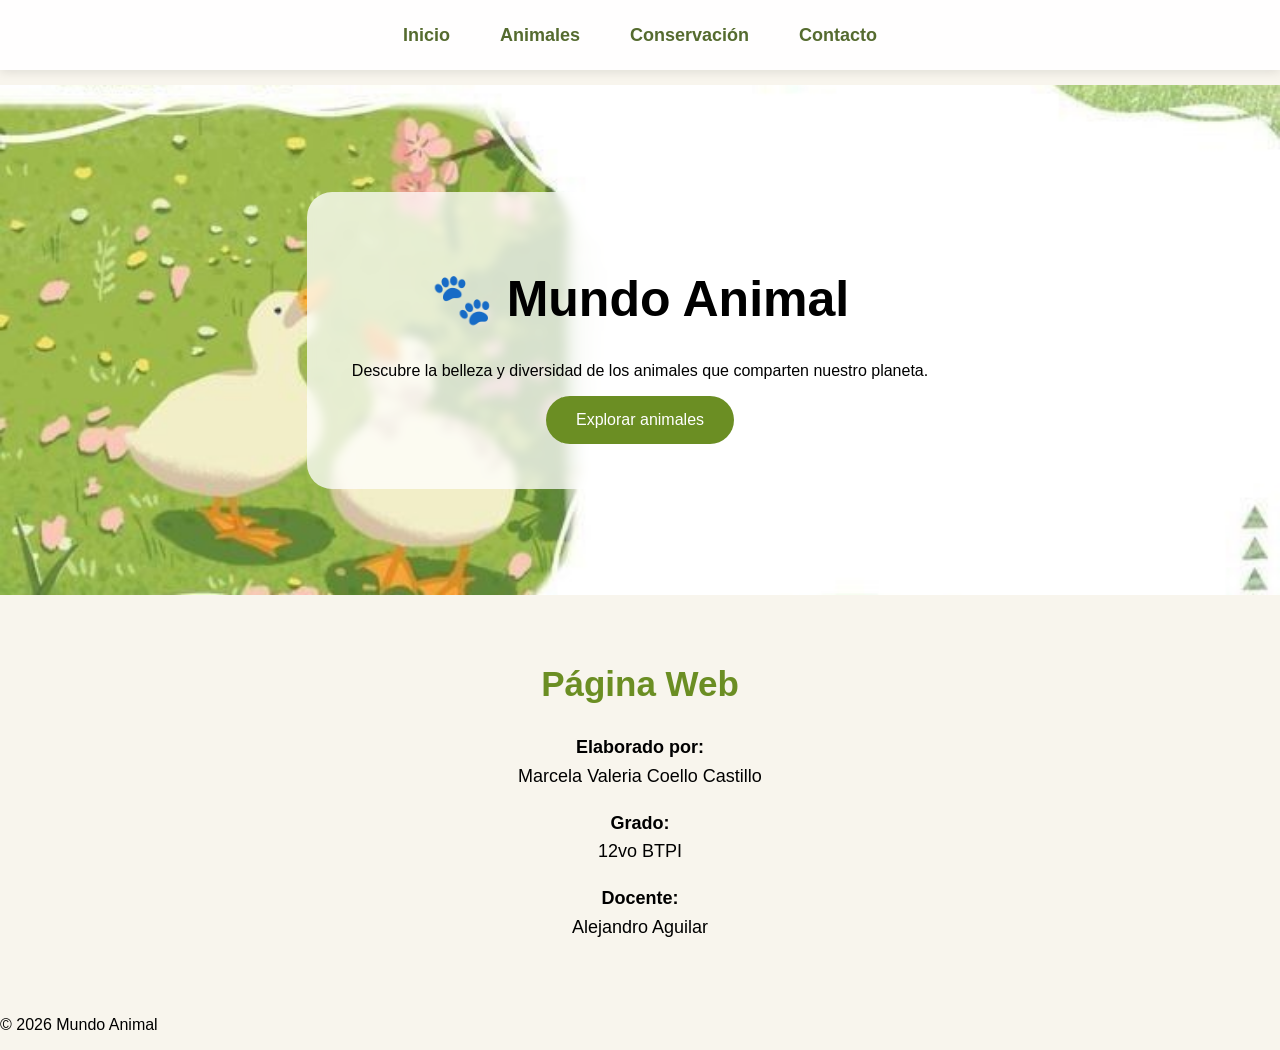
<file: index.html>
<!DOCTYPE html>
<html>

<head>
    <title>Mundo Animal</title>
    <link rel="stylesheet" href="estilos.css">
</head>

<body>

    <nav>

    <a href="index.html">Inicio</a>
    <a href="explorar.html">Animales</a>
    <a href="conservacion.html">Conservación</a>
    <a href="contacto.html">Contacto</a>

</nav>


    <header class="portada">

        <div class="texto-portada">

            <h1>🐾 Mundo Animal</h1>

            <p>
                Descubre la belleza y diversidad
                de los animales que comparten nuestro planeta.
            </p>

            <a href="explorar.html">
    <button>Explorar animales</button>
</a>

        </div>

    </header>


    <section class="presentacion">

        <h2>Página Web</h2>

        <p>
            <strong>Elaborado por:</strong><br>
            Marcela Valeria Coello Castillo
        </p>

        <p>
            <strong>Grado:</strong><br>
            12vo BTPI
        </p>

        <p>
            <strong>Docente:</strong><br>
            Alejandro Aguilar
        </p>

    </section>





    <footer>

        <p>© 2026 Mundo Animal</p>

    </footer>


</body>

</html>
</file>
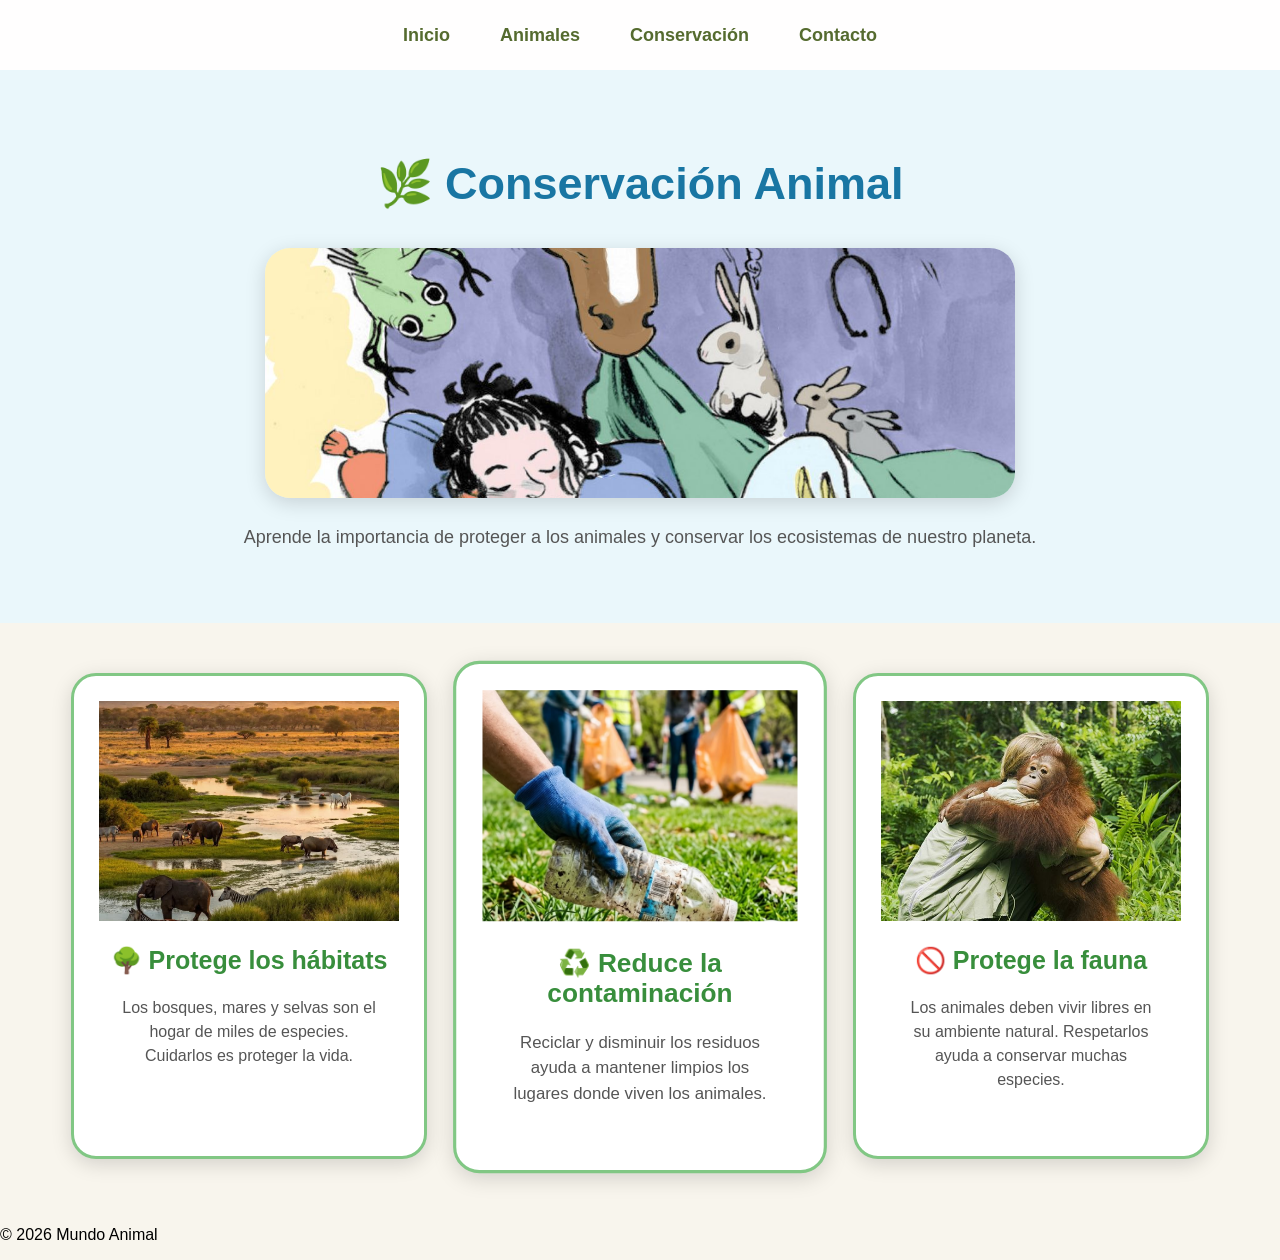
<file: conservacion.html>
<!DOCTYPE html>
<html>

<head>

    <title>Conservación Animal</title>

    <link rel="stylesheet" href="estilos.css">

</head>


<body>


<nav>

    <a href="index.html">Inicio</a>
    <a href="explorar.html">Animales</a>
    <a href="conservacion.html">Conservación</a>
    <a href="contacto.html">Contacto</a>

</nav>



<section class="encabezado-animal">

    <h1>🌿 Conservación Animal</h1>

    <img src="conservacion.jpg" alt="Conservación Animal">

    <p>
        Aprende la importancia de proteger a los animales
        y conservar los ecosistemas de nuestro planeta.
    </p>

</section>




<section class="lista-animales">


    <div class="animal-card conservacion">

        <img src="bosques.jpg" alt="Protección de hábitats">

        <h2>🌳 Protege los hábitats</h2>

        <p>
            Los bosques, mares y selvas son el hogar de
            miles de especies. Cuidarlos es proteger la vida.
        </p>

    </div>



    <div class="animal-card conservacion">

        <img src="reciclajes.jpg" alt="Reducir contaminación">

        <h2>♻️ Reduce la contaminación</h2>

        <p>
            Reciclar y disminuir los residuos ayuda a mantener
            limpios los lugares donde viven los animales.
        </p>

    </div>



    <div class="animal-card conservacion">

        <img src="trafico.jpg" alt="Protección animal">

        <h2>🚫 Protege la fauna</h2>

        <p>
            Los animales deben vivir libres en su ambiente natural.
            Respetarlos ayuda a conservar muchas especies.
        </p>

    </div>


</section>




<footer>

    <p>© 2026 Mundo Animal</p>

</footer>



</body>

</html>
</file>
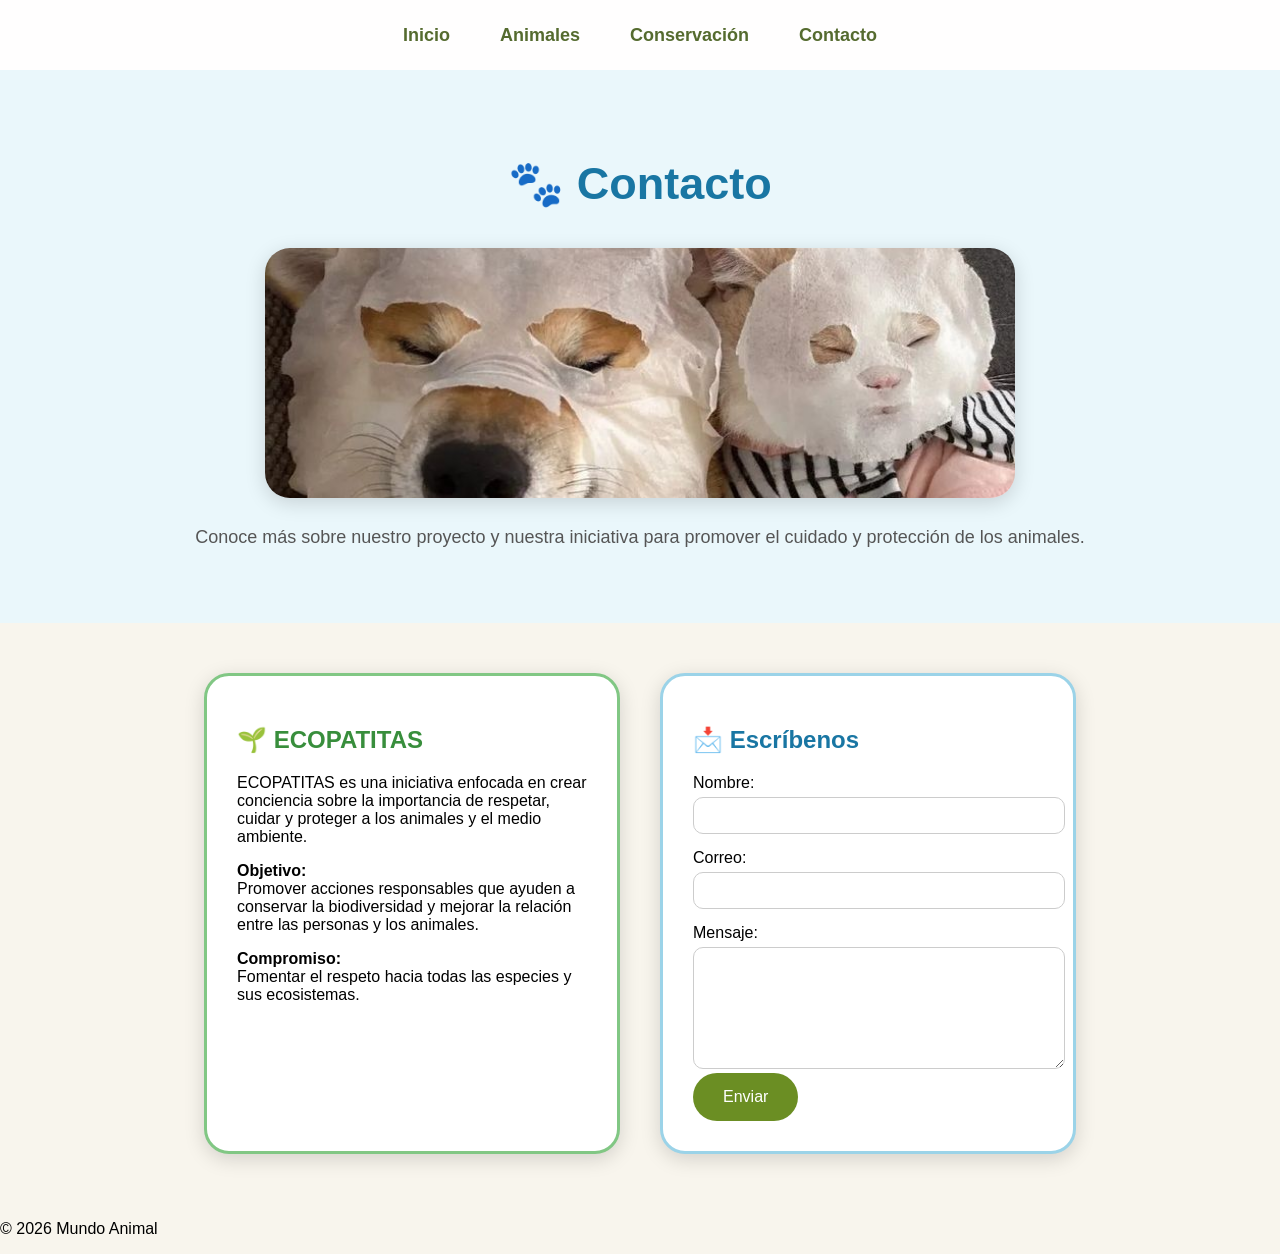
<file: contacto.html>
<!DOCTYPE html>
<html>

<head>

    <title>Contacto</title>

    <link rel="stylesheet" href="estilos.css">

</head>


<body>


<nav>

    <a href="index.html">Inicio</a>
    <a href="explorar.html">Animales</a>
    <a href="conservacion.html">Conservación</a>
    <a href="contacto.html">Contacto</a>

</nav>




<section class="encabezado-animal">

    <h1>🐾 Contacto</h1>

    <img src="ecopatitas.jpg.jpg" alt="ECOPATITAS">

    <p>
        Conoce más sobre nuestro proyecto y nuestra iniciativa
        para promover el cuidado y protección de los animales.
    </p>

</section>




<section class="contacto-contenido">


    <div class="tarjeta-contacto">

        <h2>🌱 ECOPATITAS</h2>

        <p>
            ECOPATITAS es una iniciativa enfocada en crear conciencia
            sobre la importancia de respetar, cuidar y proteger a los animales
            y el medio ambiente.
        </p>


        <p>
            <strong>Objetivo:</strong><br>
            Promover acciones responsables que ayuden a conservar
            la biodiversidad y mejorar la relación entre las personas
            y los animales.
        </p>


        <p>
            <strong>Compromiso:</strong><br>
            Fomentar el respeto hacia todas las especies
            y sus ecosistemas.
        </p>


    </div>




    <div class="formulario">

        <h2>📩 Escríbenos</h2>


        <label>Nombre:</label>

        <input type="text">


        <label>Correo:</label>

        <input type="email">


        <label>Mensaje:</label>

        <textarea></textarea>


        <button onclick="enviarMensaje()">Enviar</button>


    </div>



</section>





<footer>

    <p>© 2026 Mundo Animal</p>

</footer>

<script>

function enviarMensaje(){

    alert("🐾 ¡Gracias por contactarnos! ECOPATITAS recibió tu mensaje.");

}

</script>


</body>

</html>
</file>
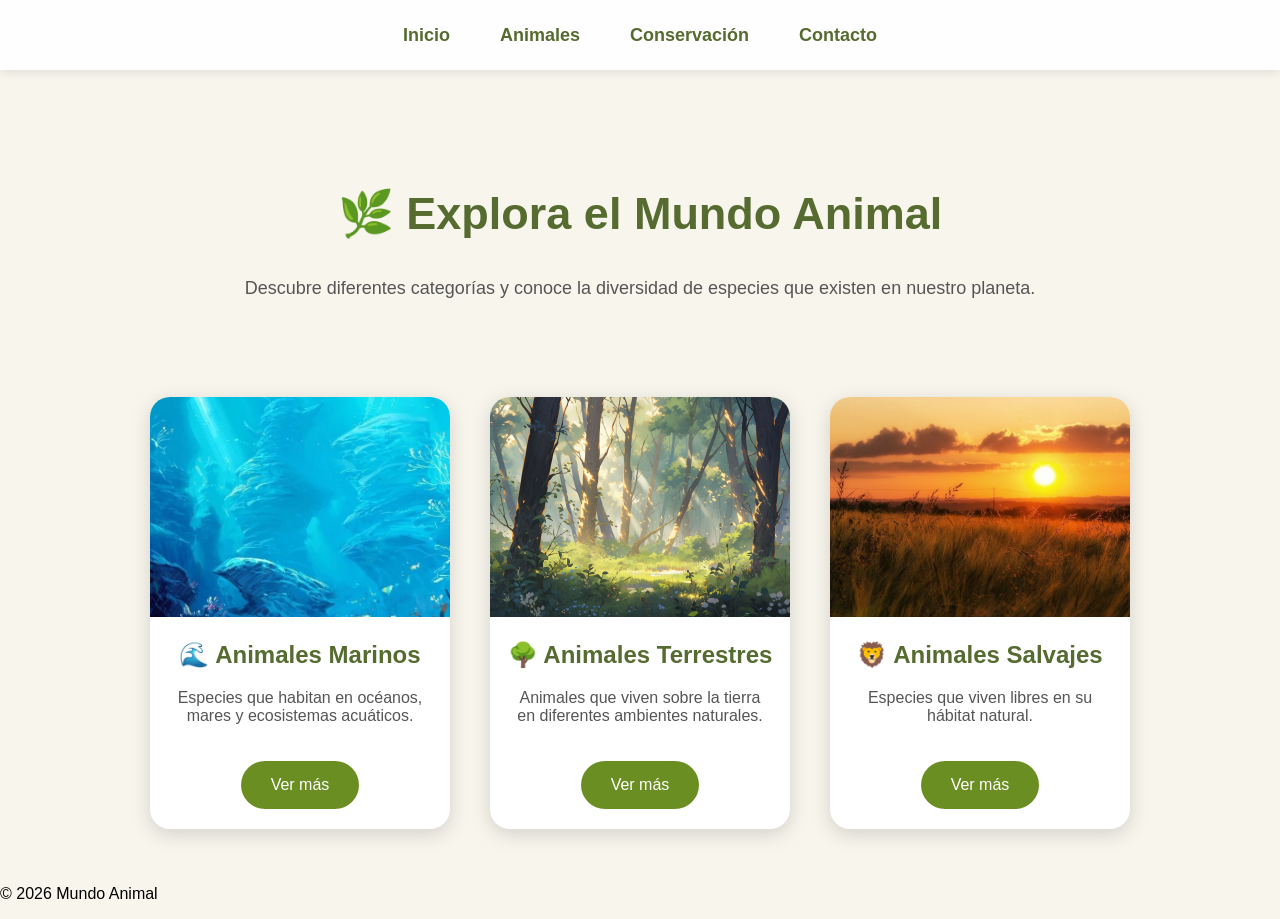
<file: explorar.html>
<!DOCTYPE html>
<html>

<head>

    <title>Explorar Animales</title>

    <link rel="stylesheet" href="estilos.css">

</head>


<body>


   <nav>

    <a href="index.html">Inicio</a>
    <a href="explorar.html">Animales</a>
    <a href="conservacion.html">Conservación</a>
    <a href="contacto.html">Contacto</a>

</nav>



    <section class="titulo-categorias">

        <h1>🌿 Explora el Mundo Animal</h1>

        <p>
            Descubre diferentes categorías y conoce
            la diversidad de especies que existen en nuestro planeta.
        </p>

    </section>




    <section class="contenedor-tarjetas">


        <div class="tarjeta">

            <img src="marinos.jpg.jpg" alt="Animales Marinos">

            <h2>🌊 Animales Marinos</h2>

            <p>
                Especies que habitan en océanos,
                mares y ecosistemas acuáticos.
            </p>

            <a href="marinos.html">
    <button>Ver más</button>
</a>

        </div>



        <div class="tarjeta">

            <img src="terrestres.jpg.jpg" alt="Animales Terrestres">

            <h2>🌳 Animales Terrestres</h2>

            <p>
                Animales que viven sobre la tierra
                en diferentes ambientes naturales.
            </p>

           <a href="terrestres.html">
    <button>Ver más</button>
</a>

        </div>



        <div class="tarjeta">

            <img src="salvajes.jpg.jpg" alt="Animales Salvajes">

            <h2>🦁 Animales Salvajes</h2>

            <p>
                Especies que viven libres en su
                hábitat natural.
            </p>

           <a href="salvajes.html">
    <button>Ver más</button>
</a>

        </div>


    </section>



    <footer>

        <p>© 2026 Mundo Animal</p>

    </footer>



</body>

</html>
</file>
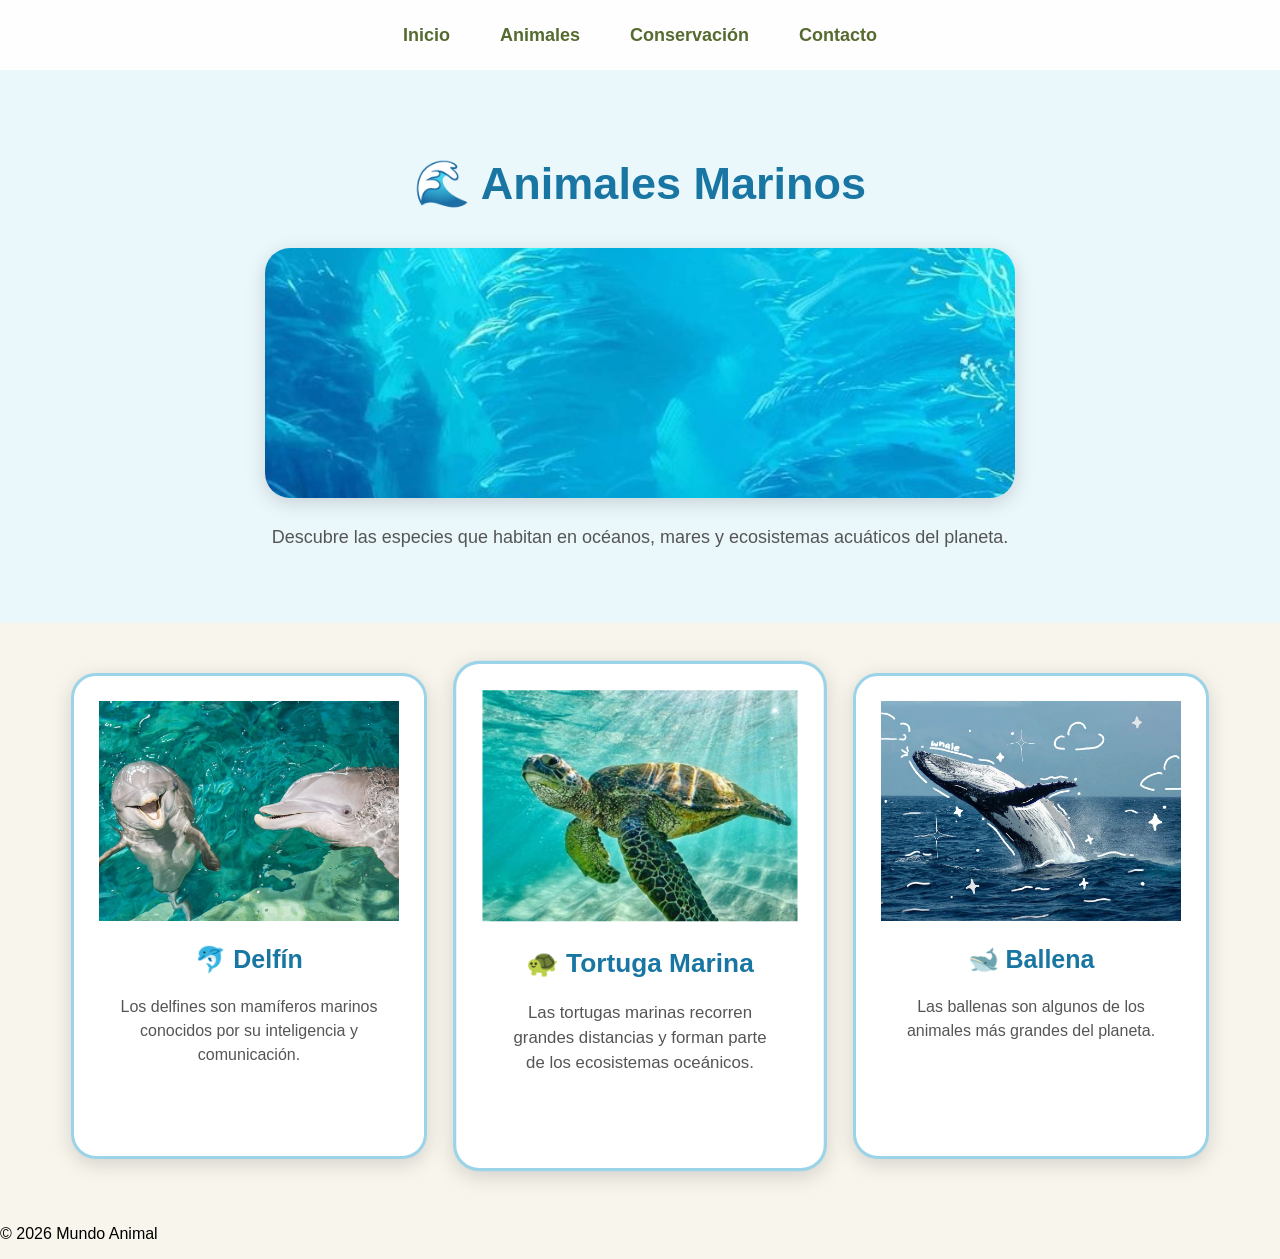
<file: marinos.html>
<!DOCTYPE html>
<html>

<head>

    <title>Animales Marinos</title>

    <link rel="stylesheet" href="estilos.css">

</head>


<body>


<nav>

    <a href="index.html">Inicio</a>
    <a href="explorar.html">Animales</a>
    <a href="conservacion.html">Conservación</a>
    <a href="contacto.html">Contacto</a>

</nav>



<section class="encabezado-animal">

    <h1>🌊 Animales Marinos</h1>

    <img src="marinos.jpg.jpg" alt="Animales Marinos">

    <p>
        Descubre las especies que habitan en océanos,
        mares y ecosistemas acuáticos del planeta.
    </p>

</section>




<section class="lista-animales">


    <div class="animal-card marino">

        <img src="delfines.jpg" alt="Delfín">

        <h2>🐬 Delfín</h2>

        <p>
            Los delfines son mamíferos marinos conocidos
            por su inteligencia y comunicación.
        </p>

    </div>



    <div class="animal-card marino">

        <img src="tortuga.jpg" alt="Tortuga Marina">

        <h2>🐢 Tortuga Marina</h2>

        <p>
            Las tortugas marinas recorren grandes distancias
            y forman parte de los ecosistemas oceánicos.
        </p>

    </div>



    <div class="animal-card marino">

        <img src="ballena.jpg" alt="Ballena">

        <h2>🐋 Ballena</h2>

        <p>
            Las ballenas son algunos de los animales más
            grandes del planeta.
        </p>

    </div>


</section>




<footer>

    <p>© 2026 Mundo Animal</p>

</footer>



</body>

</html>
</file>
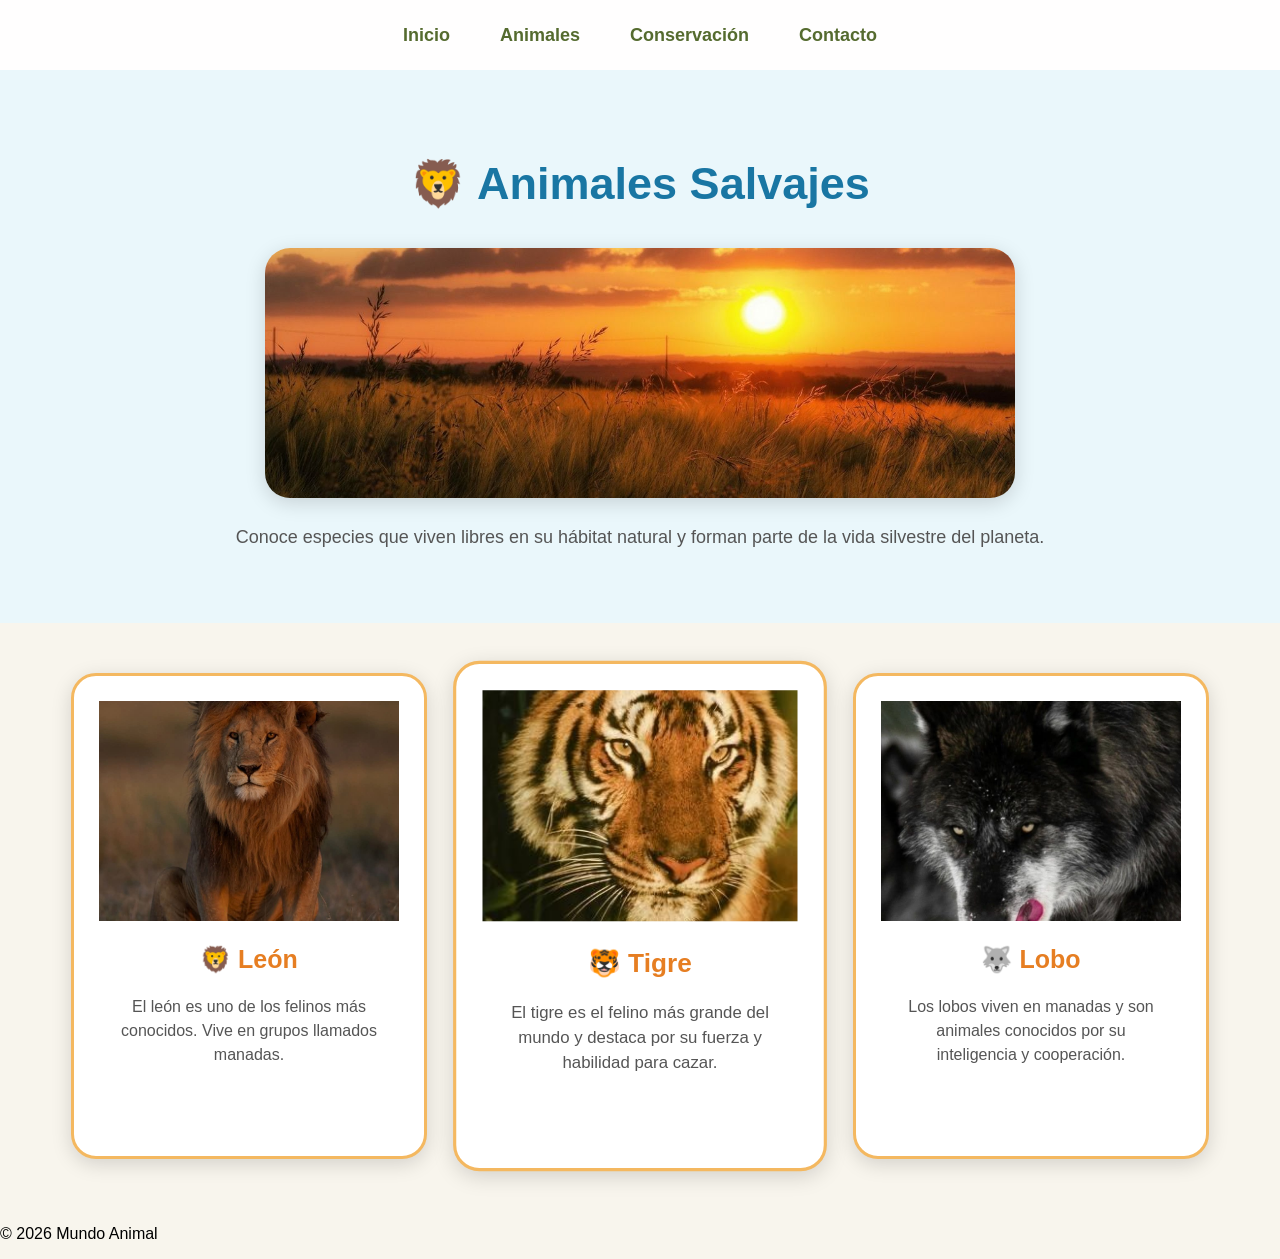
<file: salvajes.html>
<!DOCTYPE html>
<html>

<head>

    <title>Animales Salvajes</title>

    <link rel="stylesheet" href="estilos.css">

</head>


<body>


<nav>

    <a href="index.html">Inicio</a>
    <a href="explorar.html">Animales</a>
    <a href="conservacion.html">Conservación</a>
    <a href="contacto.html">Contacto</a>

</nav>



<section class="encabezado-animal">

    <h1>🦁 Animales Salvajes</h1>

    <img src="salvajes.jpg.jpg" alt="Animales Salvajes">

    <p>
        Conoce especies que viven libres en su hábitat natural
        y forman parte de la vida silvestre del planeta.
    </p>

</section>




<section class="lista-animales">


    <div class="animal-card salvaje">

        <img src="leon.jpg" alt="León">

        <h2>🦁 León</h2>

        <p>
            El león es uno de los felinos más conocidos.
            Vive en grupos llamados manadas.
        </p>

    </div>



    <div class="animal-card salvaje">

        <img src="tigre.jpg" alt="Tigre">

        <h2>🐯 Tigre</h2>

        <p>
            El tigre es el felino más grande del mundo
            y destaca por su fuerza y habilidad para cazar.
        </p>

    </div>



    <div class="animal-card salvaje">

        <img src="lobo.jpg" alt="Lobo">

        <h2>🐺 Lobo</h2>

        <p>
            Los lobos viven en manadas y son animales
            conocidos por su inteligencia y cooperación.
        </p>

    </div>


</section>




<footer>

    <p>© 2026 Mundo Animal</p>

</footer>



</body>

</html>
</file>
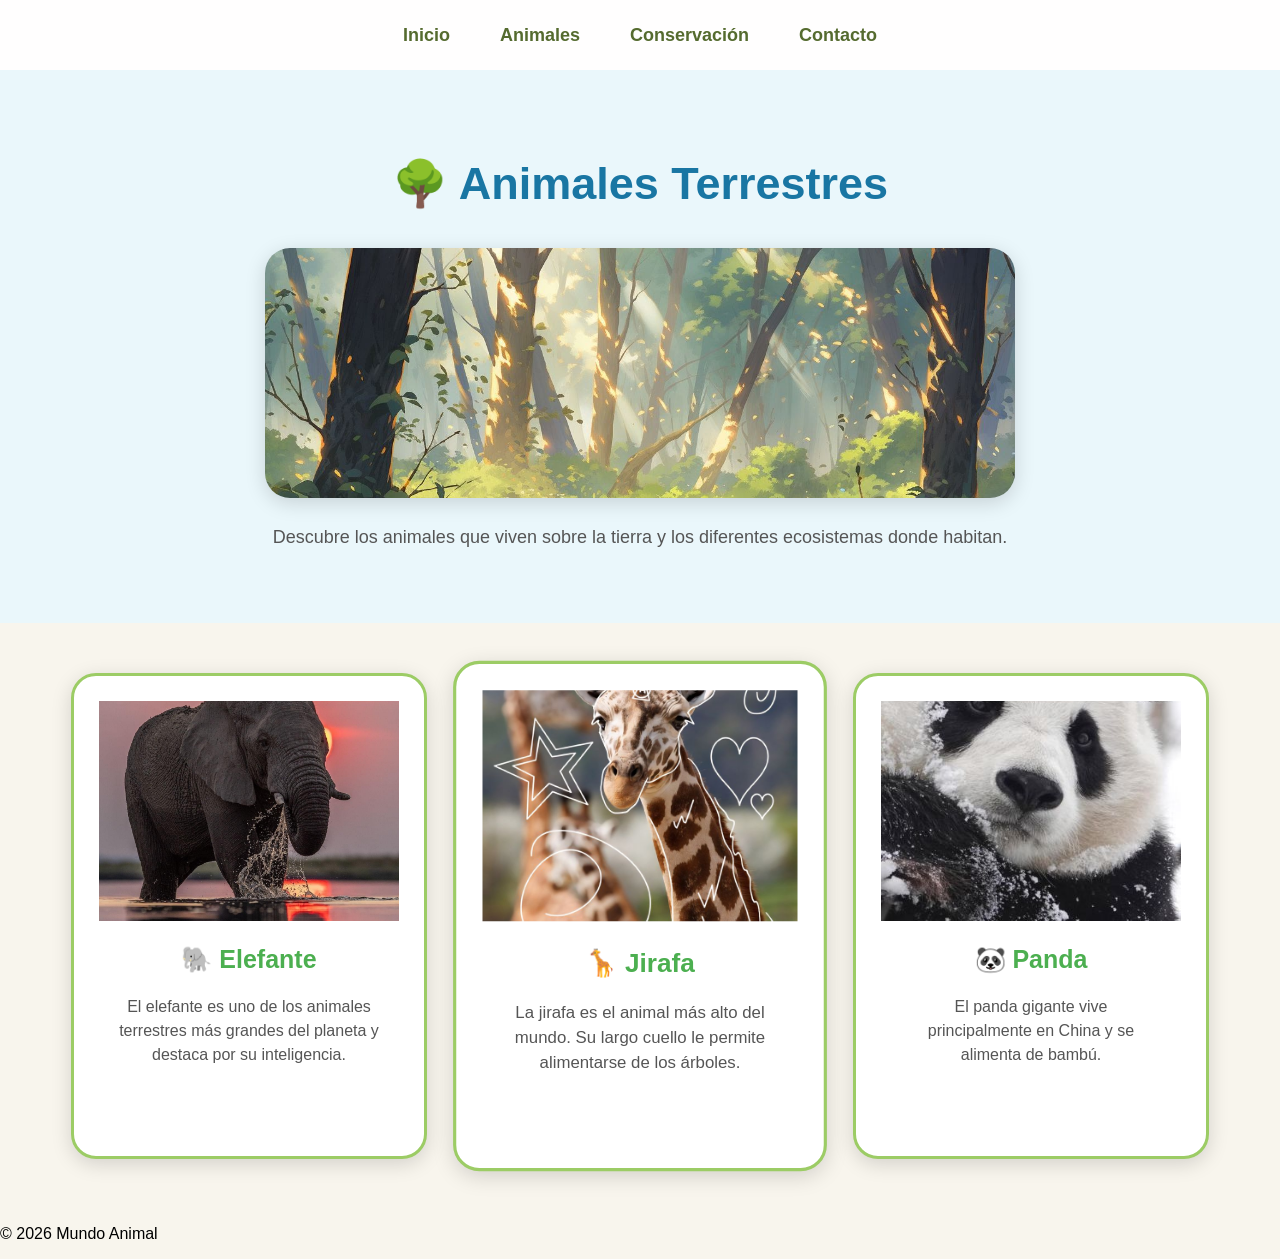
<file: terrestres.html>
<!DOCTYPE html>
<html>

<head>

    <title>Animales Terrestres</title>

    <link rel="stylesheet" href="estilos.css">

</head>


<body>


<nav>

    <a href="index.html">Inicio</a>
    <a href="explorar.html">Animales</a>
    <a href="conservacion.html">Conservación</a>
    <a href="contacto.html">Contacto</a>

</nav>



<section class="encabezado-animal">

    <h1>🌳 Animales Terrestres</h1>

    <img src="terrestres.jpg.jpg" alt="Animales Terrestres">

    <p>
        Descubre los animales que viven sobre la tierra
        y los diferentes ecosistemas donde habitan.
    </p>

</section>




<section class="lista-animales">


    <div class="animal-card terrestre">

        <img src="elefantes.jpg" alt="Elefante">

        <h2>🐘 Elefante</h2>

        <p>
            El elefante es uno de los animales terrestres
            más grandes del planeta y destaca por su inteligencia.
        </p>

    </div>



    <div class="animal-card terrestre">

        <img src="jirafa.jpg" alt="Jirafa">

        <h2>🦒 Jirafa</h2>

        <p>
            La jirafa es el animal más alto del mundo.
            Su largo cuello le permite alimentarse de los árboles.
        </p>

    </div>



    <div class="animal-card terrestre">

        <img src="panda.jpg" alt="Panda">

        <h2>🐼 Panda</h2>

        <p>
            El panda gigante vive principalmente en China
            y se alimenta de bambú.
        </p>

    </div>


</section>




<footer>

    <p>© 2026 Mundo Animal</p>

</footer>



</body>

</html>
</file>
<file: estilos.css>
body{
    font-family: Arial;
    margin: 0;
    background-color: #f8f5ed;
}


.portada{
    margin-top: 15px;

    height: 510px;

    background-image: url("animales.jpg");

    background-size: cover;

    background-position: center;

    display: flex;

    justify-content: center;

    align-items: center;

    text-align: center;

}


.texto-portada{

    background-color: rgba(255,255,255,0.75);

    padding: 45px;

    border-radius: 25px;

    backdrop-filter: blur(5px);

}


.texto-portada h1{

    font-size: 50px;

}


button{

    background-color: #6b8e23;

    color:white;

    border:none;

    padding:15px 30px;

    border-radius:25px;

    font-size:16px;

}

button:hover{

    background-color: #7ea83a;

    cursor: pointer;

    transform: scale(1.05);

    transition: 0.3s;

}


.presentacion{

    text-align: center;

    padding: 40px;

    background-color: #f8f5ed;

}


.presentacion h2{

    color: #6b8e23;

    font-size: 35px;

}


.presentacion p{

    font-size: 18px;

    line-height: 1.6;

}
/* ----- MENÚ ----- */

nav{

    background-color: rgba(255,255,255,0.95);

    height: 70px;

    display: flex;

    justify-content: center;

    align-items: center;

    gap: 50px;

    box-shadow: 0px 2px 10px rgba(0,0,0,0.1);

}


nav a{

    text-decoration: none;

    color: #556B2F;

    font-size: 18px;

    font-weight: bold;

    transition: 0.3s;

}


nav a:hover{

    color: #8FBC8F;

}

/* ----- PÁGINA EXPLORAR ----- */


.titulo-categorias{

    text-align: center;

    padding: 80px 20px 40px;

}


.titulo-categorias h1{

    font-size: 45px;

    color: #556B2F;

}


.titulo-categorias p{

    font-size: 18px;

    color: #555;

}



/* TARJETAS */

.contenedor-tarjetas{

    display: flex;

    justify-content: center;

    gap: 40px;

    padding: 40px;

}


.tarjeta{

    width: 300px;

    background-color: white;

    border-radius: 20px;

    overflow: hidden;

    text-align: center;

    box-shadow: 0px 5px 20px rgba(0,0,0,0.15);

    transition: 0.3s;

}


.tarjeta:hover{

    transform: translateY(-10px);

}



.tarjeta img{

    width: 100%;

    height: 220px;

    object-fit: cover;

}



.tarjeta h2{

    color: #556B2F;

}



.tarjeta p{

    padding: 0 20px;

    color: #555;

}


.tarjeta button{

    margin: 20px;

}


/* ----- PAGINAS DE ANIMALES ----- */


.encabezado-animal{

    text-align: center;

    padding: 50px 20px;

}


.encabezado-animal h1{

    color: #556B2F;

    font-size: 45px;

}


.encabezado-animal img{

    width: 70%;

    max-width: 750px;

    height: 250px;

    object-fit: cover;

    border-radius: 25px;

    box-shadow: 0px 5px 20px rgba(0,0,0,0.15);

}

.encabezado-animal p{

    font-size: 18px;

    color: #555;

    margin: 25px;

}




.lista-animales{

    display: flex;

    justify-content: center;

    gap: 30px;

    padding: 40px;

}



.animal-card{

    width: 280px;

    background-color: white;

    padding: 25px;

    border-radius: 20px;

    text-align: center;

    box-shadow: 0px 5px 20px rgba(0,0,0,0.15);

}


.animal-card h2{

    color:#6b8e23;

}

/* ----- DISEÑO DE PAGINA MARINOS ----- */


.encabezado-animal{

    background-color: #eaf7fb;

    padding: 50px 20px;

    text-align: center;

}


.encabezado-animal h1{

    color: #1976a3;

    font-size: 45px;

}



.encabezado-animal p{

    color: #555;

    font-size: 18px;

}



.lista-animales{

    display: flex;

    flex-direction: row;

    justify-content: center;

    align-items: center;

    gap: 35px;

    padding: 50px;

    background-color: #f8f5ed;

    flex-wrap: wrap;

}



.animal-card{

    width: 300px;

    min-height: 430px;

    background-color: white;

    border-radius: 25px;

    overflow: hidden;

    text-align: center;

    box-shadow: 0px 5px 20px rgba(0,0,0,0.15);

    transition: 0.3s;

}


.animal-card:hover{

    transform: translateY(-10px) scale(1.05);

}



.animal-card img{

    width: 100%;

    height: 220px;

    object-fit: cover;

}


.animal-card h2{

    color: #1976a3;

    font-size: 25px;

}



.animal-card p{

    padding: 0px 20px 20px;

    color: #555;

    line-height: 1.5;

}

/* ----- COLORES POR CATEGORÍA ----- */

/* Marinos */
.marino{

    border: 3px solid #9bd3e8;

}

.marino h2{

    color: #1976a3;

}


/* Terrestres */
.terrestre{

    border: 3px solid #9CCC65;

}

.terrestre h2{

    color: #4CAF50;

}


/* Salvajes */
.salvaje{

    border: 3px solid #F4B860;

}

.salvaje h2{

    color: #E67E22;

}

/* ----- CONSERVACIÓN ----- */

.conservacion{

    border: 3px solid #81C784;

}

.conservacion h2{

    color: #388E3C;

}

/* Tarjeta central destacada */

.lista-animales .animal-card:nth-child(2){

    transform: scale(1.05);

}

.lista-animales .animal-card:nth-child(2):hover{

    transform: translateY(-10px) scale(1.10);

}

/* ----- CONTACTO ECOPATITAS ----- */


.contacto-contenido{

    display: flex;

    justify-content: center;

    gap: 40px;

    padding: 50px;

    flex-wrap: wrap;

}



.tarjeta-contacto{

    width: 350px;

    background-color: white;

    padding: 30px;

    border-radius: 25px;

    border: 3px solid #81C784;

    box-shadow: 0px 5px 20px rgba(0,0,0,0.15);

}



.tarjeta-contacto h2{

    color: #388E3C;

}



.formulario{

    width: 350px;

    background-color: white;

    padding: 30px;

    border-radius: 25px;

    border: 3px solid #9bd3e8;

    box-shadow: 0px 5px 20px rgba(0,0,0,0.15);

}



.formulario h2{

    color: #1976a3;

}



.formulario label{

    display: block;

    margin-top: 15px;

}



.formulario input,
.formulario textarea{

    width: 100%;

    padding: 10px;

    margin-top: 5px;

    border-radius: 10px;

    border: 1px solid #ccc;

}



.formulario textarea{

    height: 100px;

}
</file>
